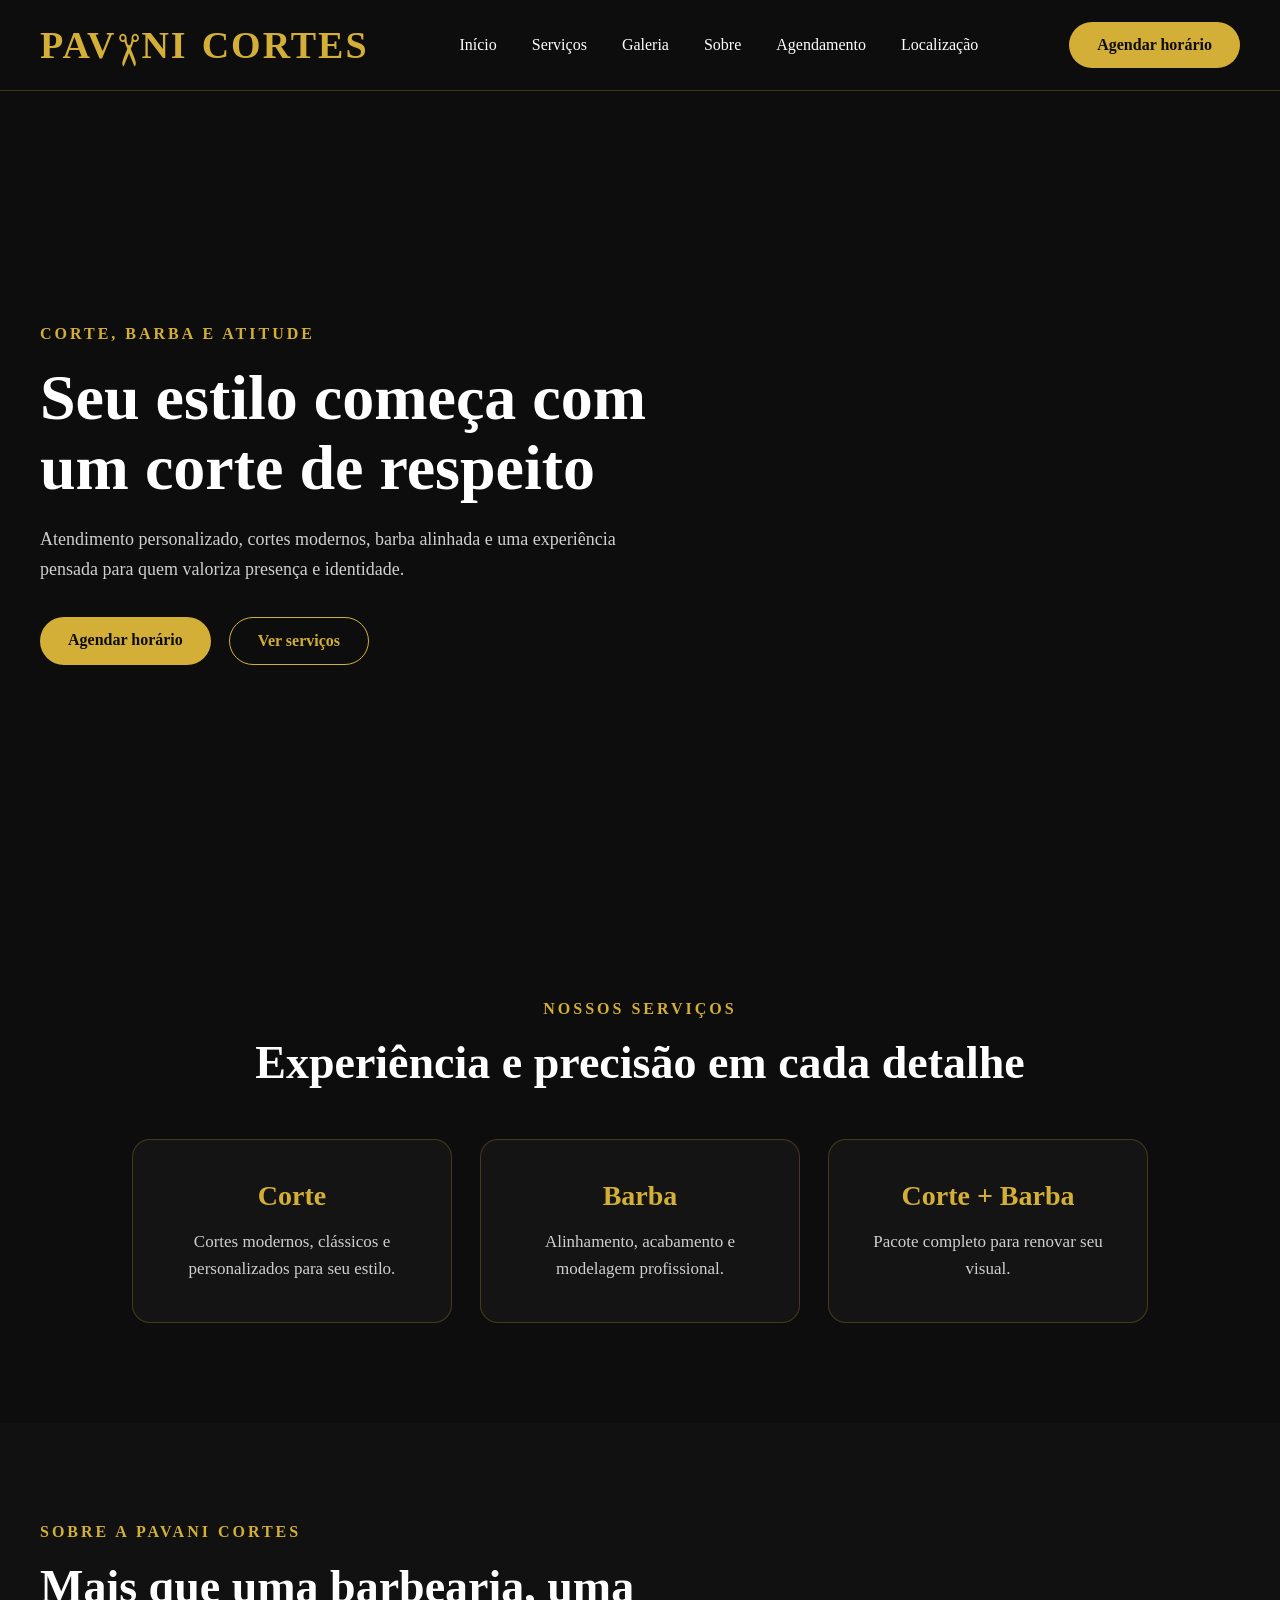
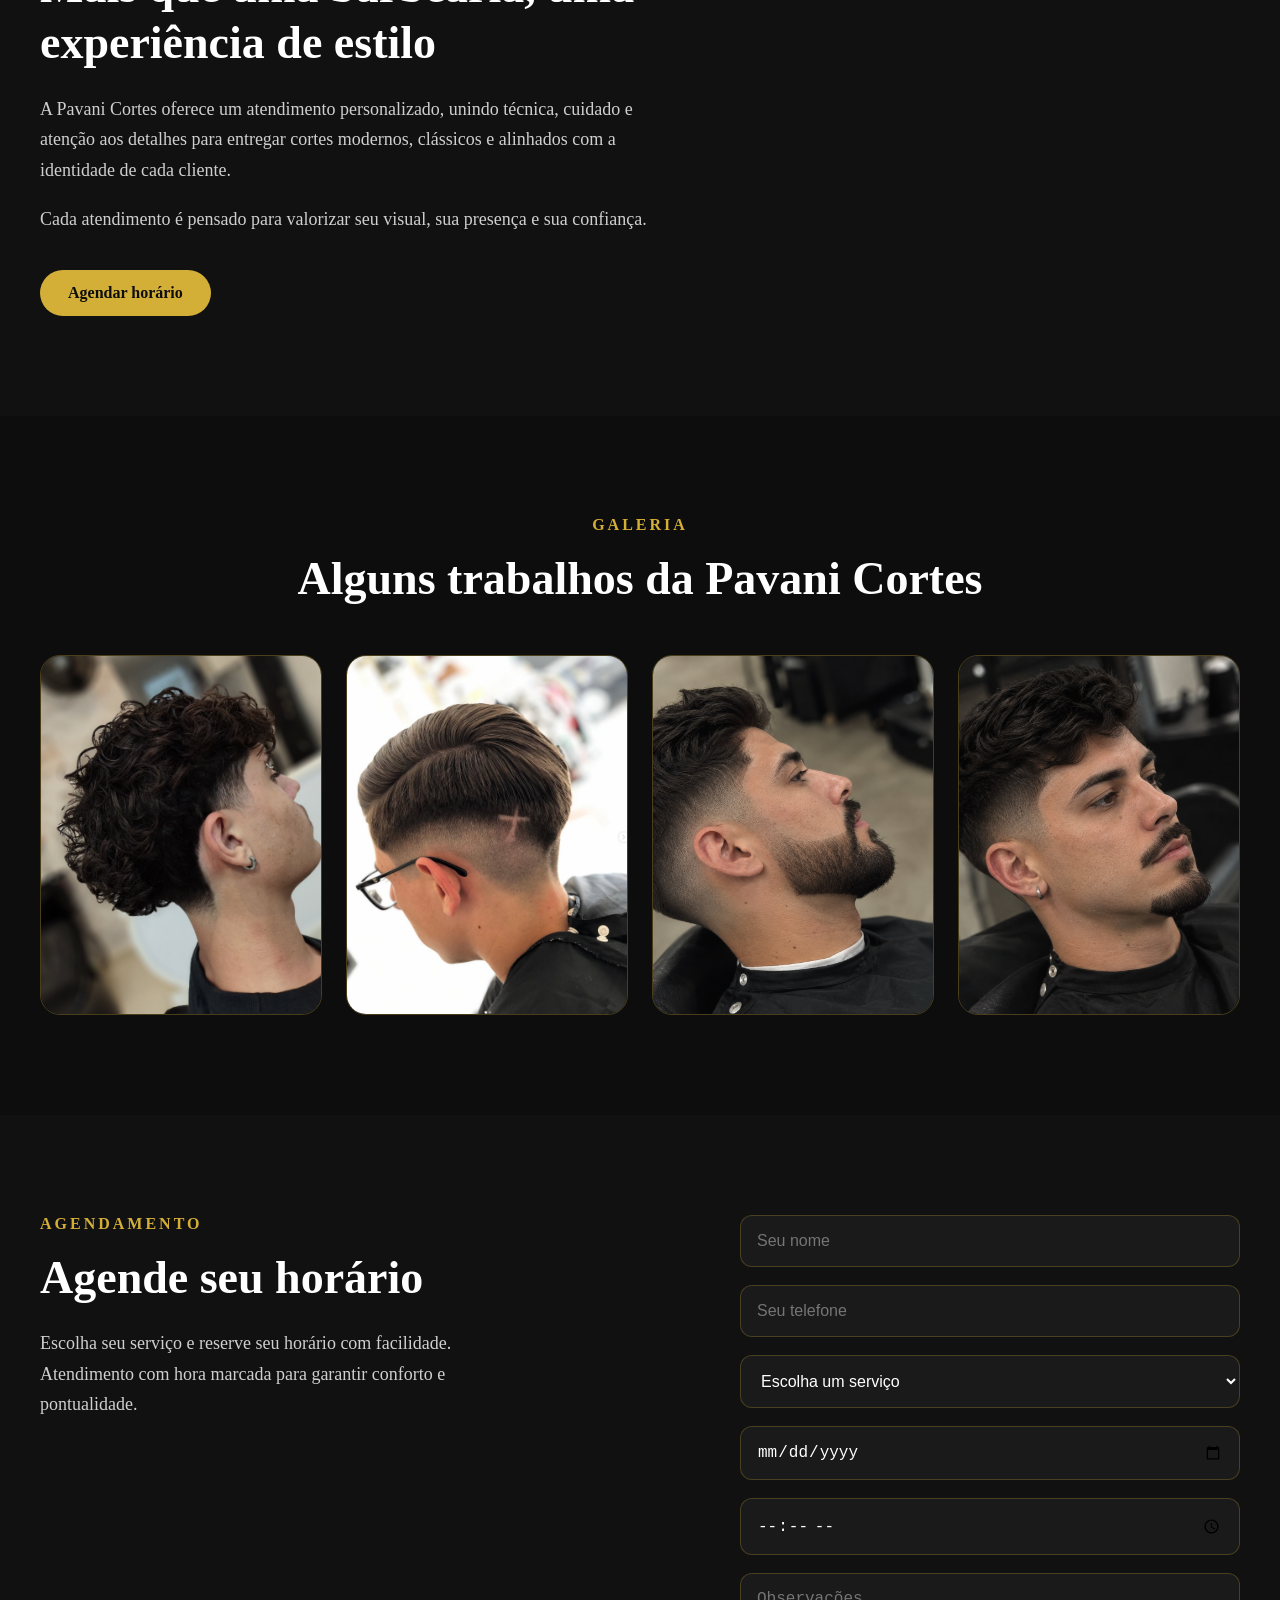
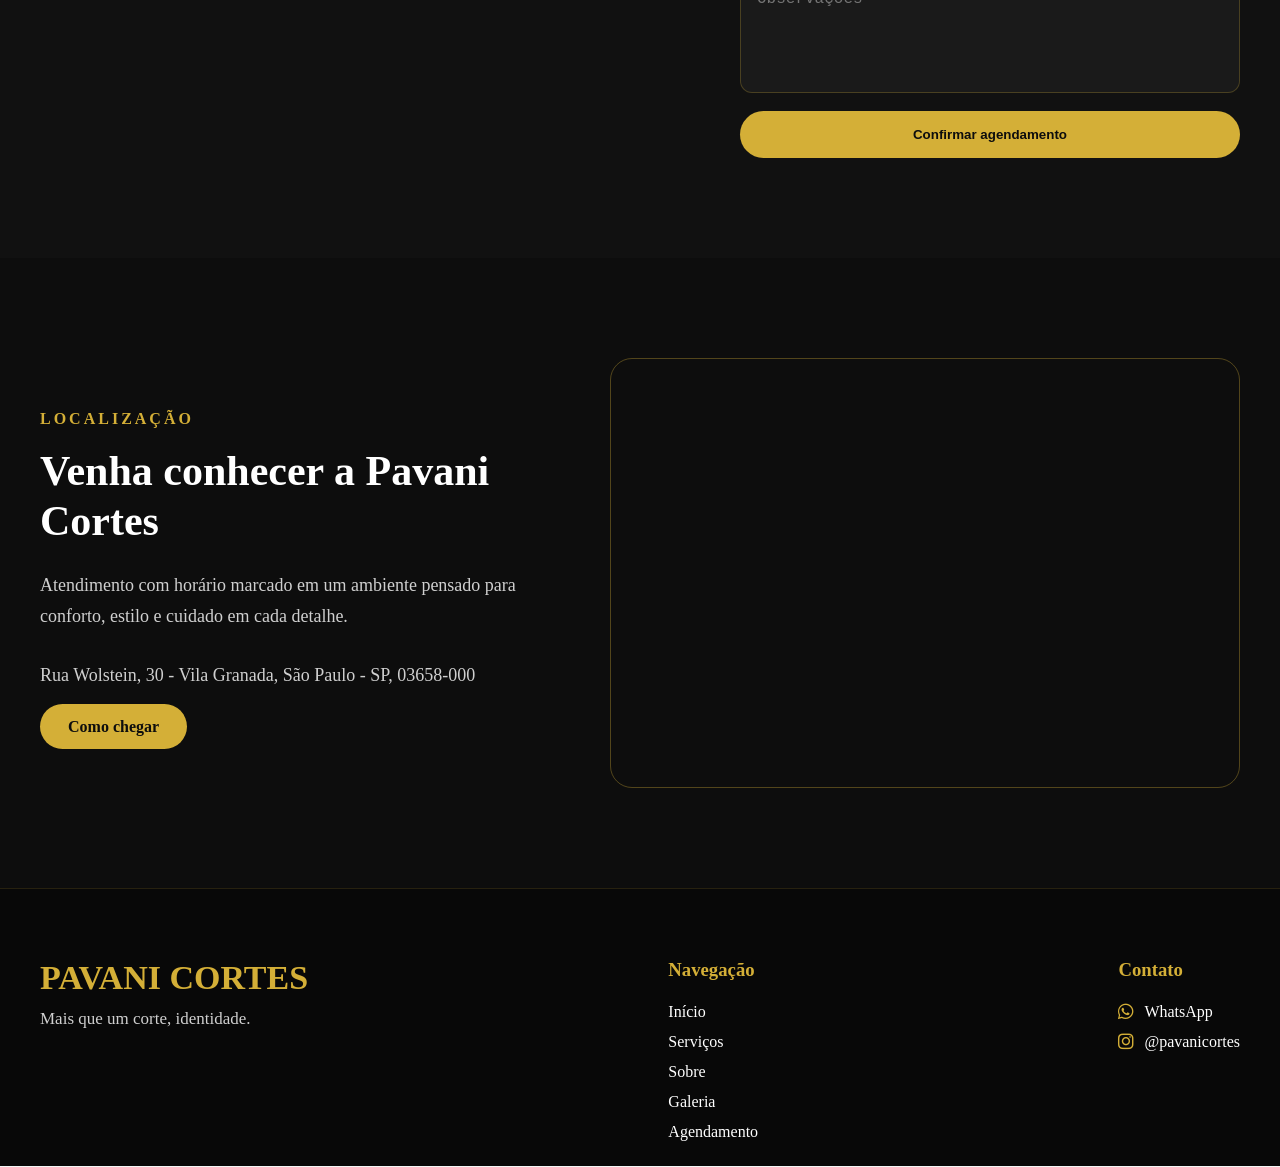
<file: index.html>
<!DOCTYPE html>
<html lang="pt-BR">
<head>
    <meta charset="UTF-8">
    <meta name="viewport" content="width=device-width, initial-scale=1.0">

    <title>Pavani Cortes</title>
    
    <link rel="stylesheet" href="style.css">
    <link rel="stylesheet" href="https://cdnjs.cloudflare.com/ajax/libs/font-awesome/6.5.0/css/all.min.css">

</head>
<body>

<header class="header">
  <div class="header-container">

    <a href="#" class="logo">
    <span class="logo-part">PAV</span>

    <span class="logo-scissor">✂</span>

    <span class="logo-part">NI</span>

    <span class="logo-space"></span>

    <span class="logo-part">CORTES</span>
</a>

    <nav class="nav-menu">
      <a href="#inicio">Início</a>
      <a href="#servicos">Serviços</a>
      <a href="#galeria">Galeria</a>
      <a href="#sobre">Sobre</a>
      <a href="#agendamento">Agendamento</a>
      <a href="#contato">Localização</a>
    </nav>

    <a href="#agendamento" class="btn-header">Agendar horário</a>
  </div>
</header>

<section class="hero" id="inicio">
    <div class="hero-container">
        <div class="hero-content">
            <span class="hero-subtitle">Corte, barba e atitude</span>

            <h1>Seu estilo começa com um corte de respeito</h1>

            <p>
                Atendimento personalizado, cortes modernos, barba alinhada
                e uma experiência pensada para quem valoriza presença e identidade.
            </p>

            <div class="hero-buttons">
                <a href="#agendamento" class="btn-primary">Agendar horário</a>
                <a href="#servicos" class="btn-secondary">Ver serviços</a>
            </div>
        </div>

        <div class="hero-image">
        </div>
    </div>
</section>

<section class="services" id="servicos">
    <div class="services-container">
        <span class="section-subtitle">Nossos serviços</span>

        <h2>Experiência e precisão em cada detalhe</h2>

        <div class="services-cards">

            <div class="service-card">
                <h3>Corte</h3>
                <p>Cortes modernos, clássicos e personalizados para seu estilo.</p>
            </div>

            <div class="service-card">
                <h3>Barba</h3>
                <p>Alinhamento, acabamento e modelagem profissional.</p>
            </div>

            <div class="service-card">
                <h3>Corte + Barba</h3>
                <p>Pacote completo para renovar seu visual.</p>
            </div>

        </div>
    </div>
</section>

<section class="about" id="sobre">
    <div class="about-container">
        <div class="about-content">
            <span class="section-subtitle">Sobre a Pavani Cortes</span>

            <h2>Mais que uma barbearia, uma experiência de estilo</h2>

            <p>
                A Pavani Cortes oferece um atendimento personalizado, unindo técnica,
                cuidado e atenção aos detalhes para entregar cortes modernos, clássicos
                e alinhados com a identidade de cada cliente.
            </p>

            <p>
                Cada atendimento é pensado para valorizar seu visual, sua presença
                e sua confiança.
            </p>

            <a href="#agendamento" class="btn-primary">Agendar horário</a>
        </div>
    </div>
</section>

<section class="gallery" id="galeria">
    <div class="gallery-container">
        <span class="section-subtitle">Galeria</span>

        <h2>Alguns trabalhos da Pavani Cortes</h2>

<div class="gallery-grid">
    <div class="gallery-item">
        <img src="assets/corte1.png" alt="Corte masculino com cabelo cacheado">
    </div>

    <div class="gallery-item">
        <img src="assets/corte2.png" alt="Corte masculino com degradê e desenho">
    </div>

    <div class="gallery-item">
        <img src="assets/corte3.png" alt="Barba completa com contornos definidos">
    </div>

    <div class="gallery-item">
        <img src="assets/corte4.png" alt="Cavanhaque e bigode bem definidos">
    </div>
</div>


</section>

<section class="booking" id="agendamento">
    <div class="booking-container">
        <div class="booking-text">
            <span class="section-subtitle">Agendamento</span>

            <h2>Agende seu horário</h2>

            <p>
                Escolha seu serviço e reserve seu horário com facilidade.
                Atendimento com hora marcada para garantir conforto e pontualidade.
            </p>
        </div>

       <form class="booking-form" id="form-agendamento">
    <input type="text" id="clientName" placeholder="Seu nome" required>
    <input type="tel" id="clientPhone" placeholder="Seu telefone" required>

    <select id="serviceId" required>
    <option value="" disabled selected>Escolha um serviço</option>
</select>

    <input type="date" id="date" required>
    <input type="time" id="time" required>

    <textarea id="observations" placeholder="Observações"></textarea>

    <button type="submit">Confirmar agendamento</button>
</form>
    </div>
</section>

<section class="location" id="contato">
    <div class="location-container">
        <div class="location-text">
            <span class="section-subtitle">Localização</span>

            <h2>Venha conhecer a Pavani Cortes</h2>

            <p>
                Atendimento com horário marcado em um ambiente pensado para
                conforto, estilo e cuidado em cada detalhe.
            </p>
            <p class="location-address">
             Rua Wolstein, 30 - Vila Granada, São Paulo - SP, 03658-000
            </p>

            <a 
    href="https://www.google.com/maps/search/?api=1&query=Pavani+Cortes+Rua+Wolstein+30+Sao+Paulo"
    class="btn-primary"
    target="_blank"
>
    Como chegar
</a>
        </div>

        <div class="map-box">
            <iframe
                src="https://www.google.com/maps/embed?pb=!1m18!1m12!1m3!1d271.90793441707683!2d-46.5149558090008!3d-23.520180064725!2m3!1f0!2f0!3f0!3m2!1i1024!2i768!4f13.1!3m3!1m2!1s0x94ce610a540398ef%3A0x118ebf767f158df4!2sPavani%20Cortes!5e0!3m2!1sen!2sbr!4v1782251825541!5m2!1sen!2sbr"
                width="600"
                height="450"
                style="border:0;"
                allowfullscreen=""
                loading="lazy"
                referrerpolicy="strict-origin-when-cross-origin">
            </iframe>
        </div>
    </div>
</section>

<footer class="footer">
    <div class="footer-container">

        <div class="footer-brand">
            <h2>PAVANI CORTES</h2>
            <p>Mais que um corte, identidade.</p>
        </div>

        <div class="footer-nav">
            <h3>Navegação</h3>
            <a href="#inicio">Início</a>
            <a href="#servicos">Serviços</a>
            <a href="#sobre">Sobre</a>
            <a href="#galeria">Galeria</a>
            <a href="#agendamento">Agendamento</a>
        </div>

        <div class="footer-contact">

    <h3>Contato</h3>

    <a href="https://wa.me/5511958431647" target="_blank">
        <i class="fa-brands fa-whatsapp"></i>
        WhatsApp
    </a>

    <a href="https://instagram.com/pavanicortes" target="_blank">
        <i class="fa-brands fa-instagram"></i>
        @pavanicortes
    </a>

</div>
</footer>

<script>
    console.log('Script carregado');

console.log(
    'Select encontrado:',
    document.getElementById('serviceId')
);

fetch('http://localhost:8080/api/services')
        .then(response => {
            if (!response.ok) {
                throw new Error('Erro ao buscar serviços');
            }

            return response.json();
        })
        .then(services => {

            const serviceSelect = document.getElementById('serviceId');

            services.forEach(service => {

                const option = document.createElement('option');

                option.value = service.id;
                option.textContent =
                    `${service.name} - R$ ${Number(service.price).toFixed(2).replace('.', ',')}`;

                serviceSelect.appendChild(option);
            });
        })
        .catch(error => {
            console.error('Erro ao carregar serviços:', error);
        });


    // Formulário de agendamento
    document.getElementById('form-agendamento').addEventListener('submit', function(event) {

        event.preventDefault();

        const clientName =
            document.getElementById('clientName').value;

        const clientPhone =
            document.getElementById('clientPhone').value;

        const serviceId =
            document.getElementById('serviceId').value;

        let date =
            document.getElementById('date').value;

        const time =
            document.getElementById('time').value;


        if (date.includes('/')) {

            const partes = date.split('/');

            if (partes.length === 3) {
                date =
                    `${partes[2]}-${partes[1]}-${partes[0]}`;
            }
        }


        const dateTime =
            `${date}T${time}:00`;


        const appointmentData = {

            clientName: clientName,

            clientPhone: clientPhone,

            service: {
                id: parseInt(serviceId)
            },

            dateTime: dateTime
        };


        fetch('http://localhost:8080/api/appointments', {

            method: 'POST',

            headers: {
                'Content-Type': 'application/json'
            },

            body: JSON.stringify(appointmentData)
        })

        .then(response => {

            if (response.ok) {

                alert(
                    "Horário agendado com sucesso, "
                    + clientName
                    + "!"
                );

                document
                    .getElementById('form-agendamento')
                    .reset();

            } else {

                return response.text().then(text => {
                    throw new Error(text);
                });
            }
        })

        .catch(error => {

            alert(
                "Não foi possível agendar. "
                + "Verifique se o horário está disponível."
            );

            console.error(
                'Erro na API:',
                error
            );
        });
    });

</script>

</body>
</html>
</file>
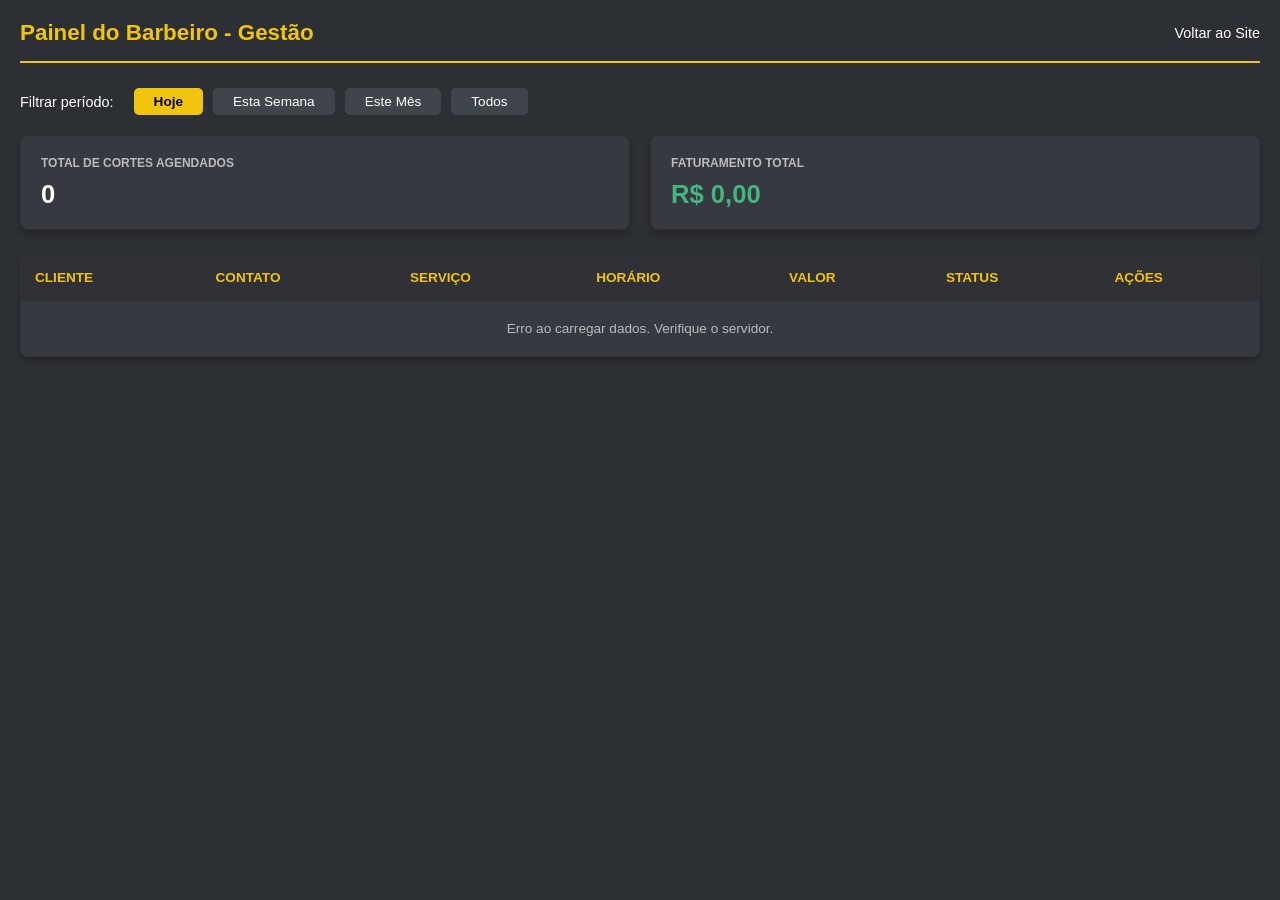
<file: admin.html>
<!DOCTYPE html>
<html lang="pt-BR">
<head>
    <meta charset="UTF-8">
    <meta name="viewport" content="width=device-width, initial-scale=1.0">
    <title>Painel do Barbeiro - Gestão</title>
    <style>
        * {
            margin: 0;
            padding: 0;
            box-sizing: border-box;
            font-family: 'Segoe UI', Tahoma, Geneva, Verdana, sans-serif;
        }
        body {
            background-color: #2c2f33;
            color: #ffffff;
            padding: 20px;
        }
        .header {
            display: flex;
            justify-content: space-between;
            align-items: center;
            border-bottom: 2px solid #f1c40f;
            padding-bottom: 15px;
            margin-bottom: 25px;
        }
        .header h1 {
            color: #f1c40f;
            font-size: 1.4rem;
        }
        .header a {
            color: #ffffff;
            text-decoration: none;
            font-size: 0.9rem;
        }
        .filters {
            display: flex;
            align-items: center;
            gap: 10px;
            margin-bottom: 20px;
        }
        .filters span {
            font-size: 0.9rem;
            margin-right: 10px;
        }
        .filters button {
            background-color: #40444b;
            color: #ffffff;
            border: none;
            padding: 6px 20px;
            border-radius: 5px;
            cursor: pointer;
            font-size: 0.85rem;
        }
        .filters button.active {
            background-color: #f1c40f;
            color: #000000;
            font-weight: bold;
        }
        .dashboard-cards {
            display: flex;
            gap: 20px;
            margin-bottom: 25px;
        }
        .card {
            background-color: #36393f;
            padding: 20px;
            border-radius: 8px;
            flex: 1;
            box-shadow: 0 4px 6px rgba(0,0,0,0.2);
            border: 1px solid #2f3136;
        }
        .card-title {
            font-size: 0.75rem;
            color: #b9bbbe;
            margin-bottom: 10px;
            font-weight: bold;
        }
        .card-value {
            font-size: 1.6rem;
            font-weight: bold;
        }
        .card-value.money {
            color: #43b581;
        }
        table {
            width: 100%;
            border-collapse: collapse;
            background-color: #36393f;
            border-radius: 8px;
            overflow: hidden;
            box-shadow: 0 4px 6px rgba(0,0,0,0.2);
        }
        th, td {
            padding: 15px;
            text-align: left;
            border-bottom: 1px solid #2f3136;
            font-size: 0.85rem;
        }
        th {
            color: #f1c40f;
            font-weight: bold;
            background-color: #2f3136;
            text-transform: uppercase;
        }
        tr:hover {
            background-color: #32353b;
        }
        .loading, .error {
            text-align: center;
            padding: 20px;
            color: #b9bbbe;
        }
        .status-select {
            background-color: #2f3136;
            color: #fff;
            border: 1px solid #40444b;
            padding: 5px;
            border-radius: 4px;
            cursor: pointer;
        }
        .action-btn {
            background-color: transparent;
            color: #e74c3c;
            border: 1px solid #e74c3c;
            padding: 5px 12px;
            border-radius: 4px;
            cursor: pointer;
            font-size: 0.8rem;
            transition: 0.2s;
        }
        .action-btn:hover {
            background-color: #e74c3c;
            color: #fff;
        }
    </style>
</head>
<body>
    <div class="header">
        <h1>Painel do Barbeiro - Gestão</h1>
        <a href="index.html">Voltar ao Site</a>
    </div>

    <div class="filters">
        <span>Filtrar período:</span>
        <button class="active" onclick="filtrar('hoje', this)">Hoje</button>
        <button onclick="filtrar('semana', this)">Esta Semana</button>
        <button onclick="filtrar('mes', this)">Este Mês</button>
        <button onclick="filtrar('todos', this)">Todos</button>
    </div>

    <div class="dashboard-cards">
        <div class="card">
            <div class="card-title">TOTAL DE CORTES AGENDADOS</div>
            <div class="card-value" id="total-cortes">0</div>
        </div>
        <div class="card">
            <div class="card-title">FATURAMENTO TOTAL</div>
            <div class="card-value money" id="total-valor">R$ 0,00</div>
        </div>
    </div>

    <table>
        <thead>
            <tr>
                <th>CLIENTE</th>
                <th>CONTATO</th>
                <th>SERVIÇO</th>
                <th>HORÁRIO</th>
                <th>VALOR</th>
                <th>STATUS</th>
                <th>AÇÕES</th>
            </tr>
        </thead>
        <tbody id="tabela-agendamentos">
            <tr><td colspan="7" class="loading">Carregando agendamentos...</td></tr>
        </tbody>
    </table>

    <script>
        let todosAgendamentos = [];

        async function carregarAgendamentos() {
            try {
                const response = await fetch('http://localhost:8080/api/appointments');
                todosAgendamentos = await response.json();
                renderizarTabela(todosAgendamentos);
            } catch (error) {
                document.getElementById('tabela-agendamentos').innerHTML = 
                    '<tr><td colspan="7" class="error">Erro ao carregar dados. Verifique o servidor.</td></tr>';
            }
        }

        async function atualizarStatus(id, novoStatus) {
            try {
                await fetch(`http://localhost:8080/api/appointments/${id}/status`, {
                    method: 'PUT',
                    headers: { 'Content-Type': 'application/json' },
                    body: JSON.stringify({ status: novoStatus })
                });
                carregarAgendamentos();
            } catch (e) {
                console.error("Erro ao atualizar status", e);
            }
        }

        async function excluirAgendamento(id) {
            if (confirm("Deseja realmente excluir este agendamento?")) {
                try {
                    const response = await fetch(`http://localhost:8080/api/appointments/${id}`, {
                        method: 'DELETE'
                    });
                    if (response.ok) {
                        carregarAgendamentos();
                    } else {
                        alert("Erro ao excluir agendamento.");
                    }
                } catch (e) {
                    console.error(e);
                }
            }
        }

        function renderizarTabela(dados) {
            const tbody = document.getElementById('tabela-agendamentos');
            tbody.innerHTML = '';
            
            document.getElementById('total-cortes').innerText = dados.length;
            
            let faturamento = 0;

            if (dados.length === 0) {
                tbody.innerHTML = '<tr><td colspan="7" class="loading">Nenhum agendamento encontrado.</td></tr>';
                document.getElementById('total-valor').innerText = 'R$ 0,00';
                return;
            }

            dados.forEach(agendamento => {
                const tr = document.createElement('tr');
                
                const cliente = agendamento.clientName || '-';
                const contato = agendamento.clientPhone || '-';
                const servicoNome = agendamento.service ? (agendamento.service.name || 'Corte') : '-';
                const valor = agendamento.service && agendamento.service.price ? parseFloat(agendamento.service.price) : 0;
                
                let horarioFormatado = '-';
                if (agendamento.dateTime) {
                    const dataObj = new Date(agendamento.dateTime);
                    horarioFormatado = dataObj.toLocaleString('pt-BR', { dateStyle: 'short', timeStyle: 'short' });
                }

                const statusAtual = agendamento.status || 'Pendente';
                
                // Soma apenas se não estiver cancelado
                if (statusAtual !== 'Cancelado') {
                    faturamento += valor;
                }

                tr.innerHTML = `
                    <td>${cliente}</td>
                    <td>${contato}</td>
                    <td>${servicoNome}</td>
                    <td>${horarioFormatado}</td>
                    <td>R$ ${valor.toFixed(2).replace('.', ',')}</td>
                    <td>
                        <select class="status-select" onchange="atualizarStatus(${agendamento.id}, this.value)">
                            <option value="Pendente" ${statusAtual === 'Pendente' ? 'selected' : ''}>Pendente</option>
                            <option value="Concluído" ${statusAtual === 'Concluído' ? 'selected' : ''}>Concluído</option>
                            <option value="Cancelado" ${statusAtual === 'Cancelado' ? 'selected' : ''}>Cancelado</option>
                        </select>
                    </td>
                    <td>
                        <button class="action-btn" onclick="excluirAgendamento(${agendamento.id})">Excluir</button>
                    </td>
                `;
                tbody.appendChild(tr);
            });
            
            document.getElementById('total-valor').innerText = `R$ ${faturamento.toFixed(2).replace('.', ',')}`;
        }

        window.onload = carregarAgendamentos;
    </script>
</body>
</html>
</file>
<file: style.css>
* {
    margin: 0;
    padding: 0;
    box-sizing: border-box;
}

body {
    background:  #f5f5f5;
    font-family: "Times New Roman", serif;
}

.header {
    width: 100%;
    position: fixed;
    top: 0;
    left: 0;
    background: #0d0d0d;
    border-bottom: 1px solid rgba(212, 175, 55, 0.25);
    z-index: 1000;
}

.header-container {
    max-width: 1400px;
    height: 90px;
    margin: 0 auto;
    padding: 0 40px;

    display: flex;
    align-items: center;
    justify-content: space-between;
}

.logo {
    font-family: "Times New Roman", serif;
    display: flex;
    align-items: center;
    text-decoration: none;
    gap: 0;
}

.logo-part {
     font-family: "Times New Roman", serif;
    font-size: 38px;
    font-weight: 700;
    color: #d4af37;
    text-transform: uppercase;
    letter-spacing: 2px;
    line-height: 1;
}

.logo-scissor {
    color: #d4af37;
    font-size: 44px;
    display: inline-block;
    line-height: 0.8;
    position: relative;
    top: 6px;
    margin-left: -7px;
    margin-right: -5px;
    transform: rotate(90deg);
}

.logo-space {
    width: 14px;
}

.nav-menu {
    display: flex;
    align-items: center;
    gap: 35px;
}

.nav-menu a {
    color: white;
    text-decoration: none;
    font-size: 16px;
    font-weight: 500;
    transition: 0.3s;
}

.nav-menu a:hover {
    color: #d4af37;
}

.btn-header {
    background: #d4af37;
    color: #0d0d0d;
    padding: 14px 28px;
    border-radius: 30px;
    text-decoration: none;
    font-weight: 700;
    transition: 0.3s;
}

.btn-header:hover {
    background: #f1d36b;
    transform: translateY(-2px);
}

.hero {
    min-height: 100vh;
    background: #0d0d0d;
    padding-top: 90px;

    display: flex;
    align-items: center;
}

.hero-container {
    max-width: 1400px;
    width: 100%;
    margin: 0 auto;
    padding: 0 40px;

    display: flex;
    align-items: center;
    justify-content: space-between;
    gap: 60px;
}

.hero-content {
    max-width: 620px;
}

.hero-subtitle {
    color: #d4af37;
    font-size: 16px;
    font-weight: 700;
    letter-spacing: 3px;
    text-transform: uppercase;
}

.hero-content h1 {
    color: white;
    font-size: 64px;
    line-height: 1.1;
    margin: 20px 0;
}

.hero-content p {
    color: #cfcfcf;
    font-size: 18px;
    line-height: 1.7;
    margin-bottom: 32px;
}

.hero-buttons {
    display: flex;
    gap: 18px;
}

.btn-primary,
.btn-secondary {
    padding: 14px 28px;
    border-radius: 30px;
    text-decoration: none;
    font-weight: 700;
    transition: 0.3s;
}

.btn-primary {
    background: #d4af37;
    color: #0d0d0d;
}

.btn-primary:hover {
    background: #f1d36b;
    transform: translateY(-2px);
}

.btn-secondary {
    border: 1px solid #d4af37;
    color: #d4af37;
}

.btn-secondary:hover {
    background: #d4af37;
    color: #0d0d0d;
}

.hero-image img {
    width: 430px;
    max-width: 100%;
}

.services {
    background: #0d0d0d;
    padding: 100px 40px;
}

.services-container {
    max-width: 1400px;
    margin: 0 auto;
    text-align: center;
}

.section-subtitle {
    color: #d4af37;
    font-size: 16px;
    font-weight: 700;
    letter-spacing: 3px;
    text-transform: uppercase;
}

.services h2 {
    color: white;
    font-size: 46px;
    margin: 18px 0 50px;
}

.services-cards {
    display: flex;
    justify-content: center;
    gap: 28px;
}

.service-card {
    background: #141414;
    border: 1px solid rgba(212, 175, 55, 0.25);
    border-radius: 18px;
    padding: 40px 30px;
    width: 320px;
    transition: 0.3s;
}

.service-card:hover {
    transform: translateY(-8px);
    border-color: #d4af37;
}

.service-card h3 {
    color: #d4af37;
    font-size: 28px;
    margin-bottom: 16px;
}

.service-card p {
    color: #cfcfcf;
    font-size: 17px;
    line-height: 1.6;
}

.about {
    background: #111;
    padding: 100px 40px;
}

.about-container {
    max-width: 1400px;
    margin: 0 auto;

    display: flex;
    align-items: center;
    justify-content: space-between;
    gap: 70px;
}

.about-content {
    max-width: 620px;
}

.about-content h2 {
    color: white;
    font-size: 46px;
    line-height: 1.2;
    margin: 18px 0 24px;
}

.about-content p {
    color: #cfcfcf;
    font-size: 18px;
    line-height: 1.7;
    margin-bottom: 18px;
}

.about-content .btn-primary {
    display: inline-block;
    margin-top: 18px;
}

.about-image img {
    width: 520px;
    height: 420px;
    object-fit: cover;
    border-radius: 22px;
    border: 1px solid rgba(212, 175, 55, 0.35);
}

.gallery {
    background: #0d0d0d;
    padding: 100px 40px;
}

.gallery-container {
    max-width: 1400px;
    margin: 0 auto;
    text-align: center;
}

.gallery h2 {
    color: white;
    font-size: 46px;
    margin: 18px 0 50px;
}

.gallery-grid {
    display: grid;
    grid-template-columns: repeat(4, 1fr);
    gap: 24px;
}

.gallery-item {
    height: 360px;
    border-radius: 20px;
    overflow: hidden;
    border: 1px solid rgba(212, 175, 55, 0.3);
}

.gallery-item img {
    width: 100%;
    height: 100%;
    object-fit: cover;
    transition: 0.4s;
}

.gallery-item img:hover {
    transform: scale(1.08);
}

.booking {
    background: #111;
    padding: 100px 40px;
}

.booking-container {
    max-width: 1400px;
    margin: 0 auto;

    display: flex;
    justify-content: space-between;
    gap: 70px;
}

.booking-text {
    max-width: 500px;
}

.booking-text h2 {
    color: white;
    font-size: 46px;
    margin: 18px 0 24px;
}

.booking-text p {
    color: #cfcfcf;
    font-size: 18px;
    line-height: 1.7;
}

.booking-form {
    width: 500px;
    display: flex;
    flex-direction: column;
    gap: 18px;
}

.booking-form input,
.booking-form select,
.booking-form textarea {
    background: #1a1a1a;
    border: 1px solid rgba(212, 175, 55, 0.25);
    padding: 16px;
    border-radius: 12px;
    color: white;
    font-size: 16px;
    outline: none;
}

.booking-form textarea {
    height: 120px;
    resize: none;
}

.booking-form button {
    background: #d4af37;
    color: #0d0d0d;
    padding: 16px;
    border: none;
    border-radius: 30px;
    font-weight: 700;
    cursor: pointer;
    transition: 0.3s;
}

.booking-form button:hover {
    background: #f1d36b;
}

.location {
    background: #0d0d0d;
    padding: 100px 40px;
}

.location-container {
    max-width: 1400px;
    margin: 0 auto;

    display: flex;
    align-items: center;
    justify-content: space-between;
    gap: 70px;
}

.location-text {
    max-width: 500px;
}

.location-text h2 {
    color: white;
    font-size: 42px;
    line-height: 1.2;
    margin: 18px 0 24px;
    max-width: 520px;
}

.section-subtitle {
    color: #d4af37;
    font-size: 16px;
    font-weight: 700;
    letter-spacing: 3px;
    text-transform: uppercase;
}

.location-text p {
    color: #cfcfcf;
    font-size: 18px;
    line-height: 1.7;
    margin-bottom: 28px;
}

.map-box {
    width: 650px;
    height: 430px;
    border-radius: 22px;
    overflow: hidden;
    border: 1px solid rgba(212, 175, 55, 0.35);
}

.map-box iframe {
    width: 100%;
    height: 100%;
    border: 0;
}

.location-address {
    color: rgba(212, 175, 55, 0.85);
    font-size: 17px;
    line-height: 1.6;
    margin-bottom: 28px;
}

.footer {
    background: #080808;
    padding: 70px 40px 25px;
    border-top: 1px solid rgba(212, 175, 55, 0.15);
}

.footer-container {
    max-width: 1400px;
    margin: 0 auto;

    display: flex;
    justify-content: space-between;
    align-items: flex-start;
    gap: 60px;
}

.footer-brand h2 {
    color: #d4af37;
    font-size: 34px;
    margin-bottom: 12px;
}

.footer-brand p {
    color: #cfcfcf;
    font-size: 17px;
}

.footer-nav,
.footer-contact {
    display: flex;
    flex-direction: column;
    gap: 12px;
}

.footer-nav h3,
.footer-contact h3 {
    color: #d4af37;
    margin-bottom: 10px;
}

.footer-nav a,
.footer-contact a,
.footer-contact p {
    color: white;
    text-decoration: none;
    font-size: 16px;
    transition: 0.3s;
}

.footer-nav a:hover,
.footer-contact a:hover {
    color: #d4af37;
}

.footer-bottom {
    margin-top: 50px;
    padding-top: 20px;
    text-align: center;
    border-top: 1px solid rgba(212, 175, 55, 0.08);
}

.footer-bottom p {
    color: #777;
    font-size: 14px;
}

.footer-contact a,
.footer-contact p {
    display: flex;
    align-items: center;
    gap: 10px;
}

.footer-contact i {
    color: #d4af37;
    font-size: 18px;
}
</file>
